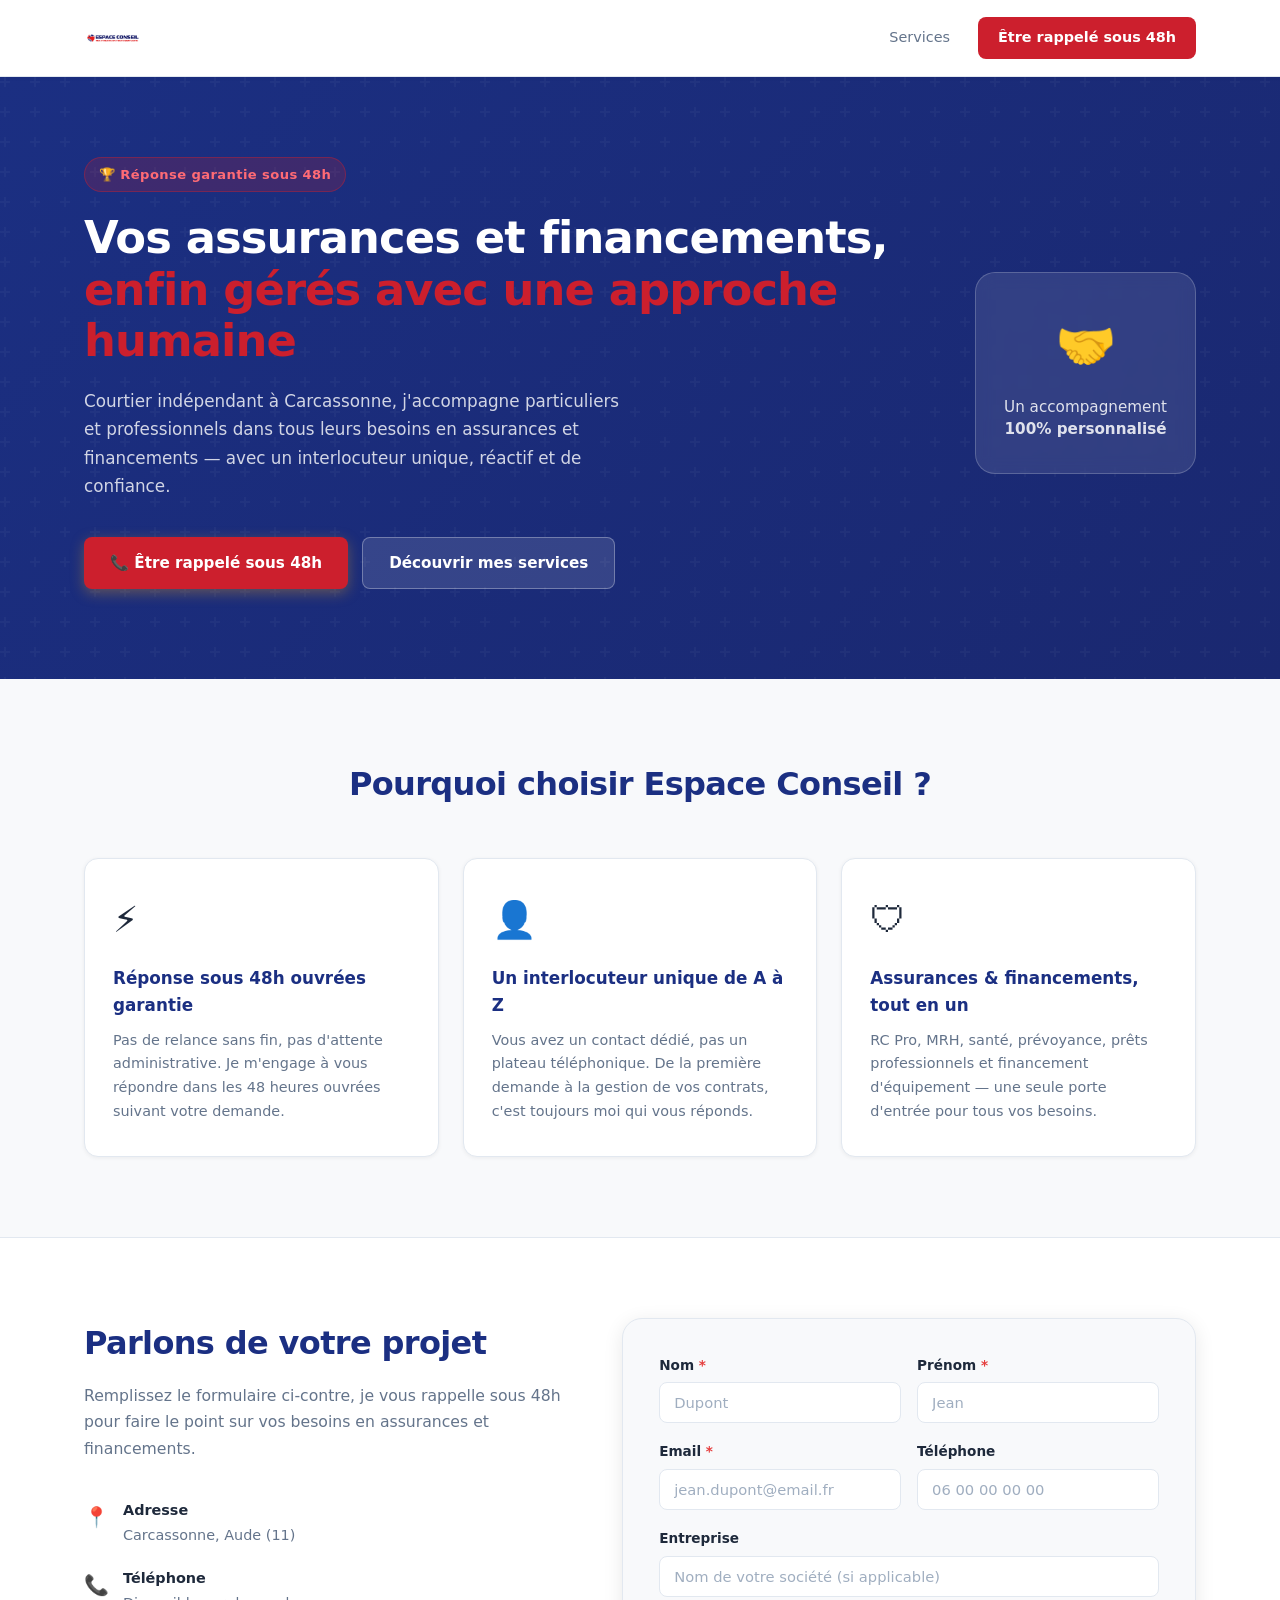
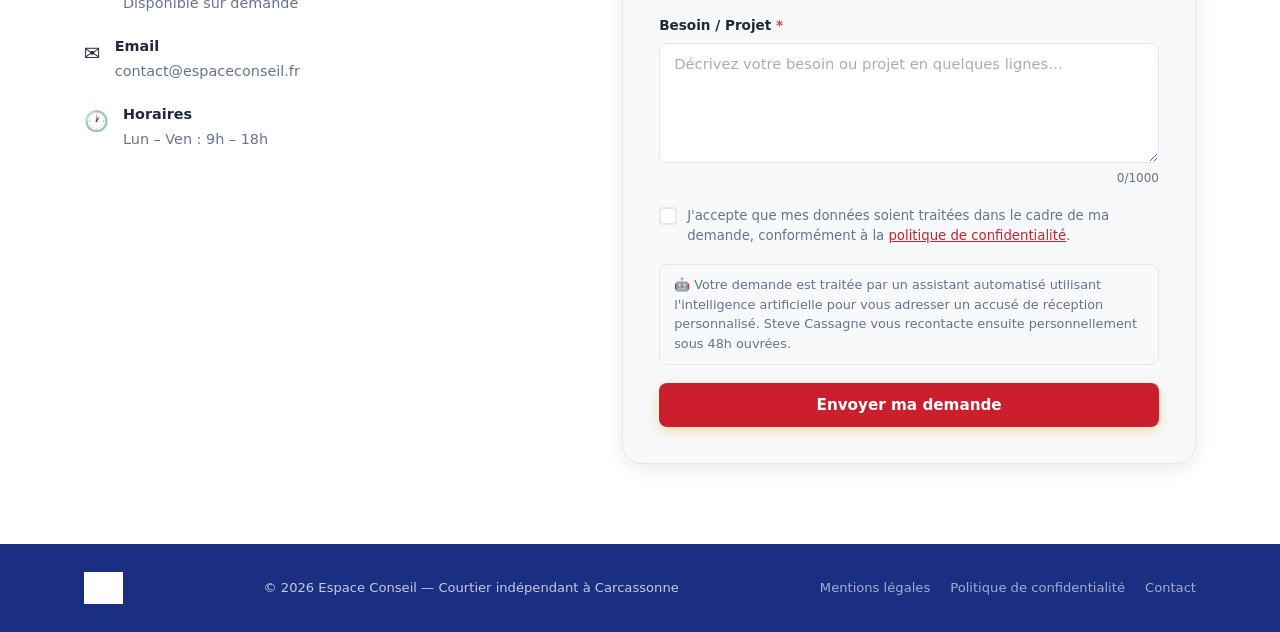
<file: index.html>
<!DOCTYPE html>
<html lang="fr">
<head>
  <meta charset="UTF-8" />
  <meta name="viewport" content="width=device-width, initial-scale=1.0" />
  <title>Espace Conseil — Courtier en Assurances & Financements à Carcassonne</title>
  <link rel="stylesheet" href="style.css" />
</head>
<body>

  <!-- HEADER -->
  <header class="header">
    <div class="container header__inner">
      <div class="logo">
        <img src="logo.png" alt="Espace Conseil" class="logo__img" />
      </div>
      <nav class="nav">
        <a href="#services" class="nav__link">Services</a>
        <a href="#contact" class="nav__link nav__link--cta">Être rappelé sous 48h</a>
      </nav>
    </div>
  </header>

  <!-- HERO -->
  <section class="hero">
    <div class="container hero__inner">
      <div class="hero__content">
        <div class="hero__badge">🏆 Réponse garantie sous 48h</div>
        <h1 class="hero__title">
          Vos assurances et financements,<br />
          <span class="hero__title--accent">enfin gérés avec une approche humaine</span>
        </h1>
        <p class="hero__subtitle">
          Courtier indépendant à Carcassonne, j'accompagne particuliers et professionnels
          dans tous leurs besoins en assurances et financements — avec un interlocuteur
          unique, réactif et de confiance.
        </p>
        <div class="hero__actions">
          <a href="#contact" class="btn btn--primary">📞 Être rappelé sous 48h</a>
          <a href="#services" class="btn btn--secondary">Découvrir mes services</a>
        </div>
      </div>
      <div class="hero__visual">
        <div class="hero__card">
          <div class="hero__card-icon">🤝</div>
          <p>Un accompagnement<br /><strong>100% personnalisé</strong></p>
        </div>
      </div>
    </div>
  </section>

  <!-- TRUST BADGES -->
  <section class="trust" id="services">
    <div class="container">
      <h2 class="trust__title">Pourquoi choisir Espace Conseil ?</h2>
      <div class="trust__grid">

        <div class="trust__item">
          <div class="trust__icon">⚡</div>
          <h3 class="trust__item-title">Réponse sous 48h ouvrées garantie</h3>
          <p class="trust__item-desc">
            Pas de relance sans fin, pas d'attente administrative. Je m'engage à vous
            répondre dans les 48 heures ouvrées suivant votre demande.
          </p>
        </div>

        <div class="trust__item">
          <div class="trust__icon">👤</div>
          <h3 class="trust__item-title">Un interlocuteur unique de A à Z</h3>
          <p class="trust__item-desc">
            Vous avez un contact dédié, pas un plateau téléphonique. De la première
            demande à la gestion de vos contrats, c'est toujours moi qui vous réponds.
          </p>
        </div>

        <div class="trust__item">
          <div class="trust__icon">🛡</div>
          <h3 class="trust__item-title">Assurances & financements, tout en un</h3>
          <p class="trust__item-desc">
            RC Pro, MRH, santé, prévoyance, prêts professionnels et financement
            d'équipement — une seule porte d'entrée pour tous vos besoins.
          </p>
        </div>

      </div>
    </div>
  </section>

  <!-- CONTACT FORM -->
  <section class="contact" id="contact">
    <div class="container contact__inner">
      <div class="contact__info">
        <h2 class="contact__title">Parlons de votre projet</h2>
        <p class="contact__subtitle">
          Remplissez le formulaire ci-contre, je vous rappelle sous 48h pour faire le
          point sur vos besoins en assurances et financements.
        </p>

        <div class="contact__details">
          <div class="contact__detail">
            <span class="contact__detail-icon">📍</span>
            <div>
              <strong>Adresse</strong>
              <p>Carcassonne, Aude (11)</p>
            </div>
          </div>
          <div class="contact__detail">
            <span class="contact__detail-icon">📞</span>
            <div>
              <strong>Téléphone</strong>
              <p><a href="tel:+33000000000">Disponible sur demande</a></p>
            </div>
          </div>
          <div class="contact__detail">
            <span class="contact__detail-icon">✉️</span>
            <div>
              <strong>Email</strong>
              <p><a href="mailto:contact@espaceconseil.fr">contact@espaceconseil.fr</a></p>
            </div>
          </div>
          <div class="contact__detail">
            <span class="contact__detail-icon">🕐</span>
            <div>
              <strong>Horaires</strong>
              <p>Lun – Ven : 9h – 18h</p>
            </div>
          </div>
        </div>
      </div>

      <div class="contact__form-wrapper">
        <form class="form" id="contactForm" novalidate>
          <div class="form__row">
            <div class="form__group">
              <label class="form__label" for="nom">Nom <span class="form__required">*</span></label>
              <input class="form__input" type="text" id="nom" name="nom" placeholder="Dupont" required />
            </div>
            <div class="form__group">
              <label class="form__label" for="prenom">Prénom <span class="form__required">*</span></label>
              <input class="form__input" type="text" id="prenom" name="prenom" placeholder="Jean" required />
            </div>
          </div>

          <div class="form__row">
            <div class="form__group">
              <label class="form__label" for="email">Email <span class="form__required">*</span></label>
              <input class="form__input" type="email" id="email" name="email" placeholder="jean.dupont@email.fr" required />
            </div>
            <div class="form__group">
              <label class="form__label" for="telephone">Téléphone</label>
              <input class="form__input" type="tel" id="telephone" name="telephone" placeholder="06 00 00 00 00" />
            </div>
          </div>

          <div class="form__group">
            <label class="form__label" for="entreprise">Entreprise</label>
            <input class="form__input" type="text" id="entreprise" name="entreprise" placeholder="Nom de votre société (si applicable)" />
          </div>

          <div class="form__group">
            <label class="form__label" for="besoin">Besoin / Projet <span class="form__required">*</span></label>
            <textarea
              class="form__input form__textarea"
              id="besoin"
              name="besoin"
              placeholder="Décrivez votre besoin ou projet en quelques lignes…"
              maxlength="1000"
              required
            ></textarea>
            <span class="form__counter"><span id="charCount">0</span>/1000</span>
          </div>

          <div class="form__group form__group--checkbox">
            <label class="form__checkbox-label">
              <input class="form__checkbox" type="checkbox" id="rgpd" name="rgpd" required />
              <span class="form__checkbox-custom"></span>
              <span class="form__checkbox-text">
                J'accepte que mes données soient traitées dans le cadre de ma demande,
                conformément à la <a href="privacy.html" class="form__link" target="_blank">politique de confidentialité</a>.
              </span>
            </label>
          </div>

          <p class="form__ai-notice">
            🤖 Votre demande est traitée par un assistant automatisé utilisant l'intelligence artificielle pour vous adresser un accusé de réception personnalisé. Steve Cassagne vous recontacte ensuite personnellement sous 48h ouvrées.
          </p>

          <button class="btn btn--primary btn--full" type="submit" id="submitBtn">
            <span class="btn__text">Envoyer ma demande</span>
            <span class="btn__loader" hidden>⏳ Envoi en cours…</span>
          </button>

          <div class="form__success" id="formSuccess" hidden>
            ✅ Votre demande a bien été envoyée ! Je vous recontacte sous 48h.
          </div>
          <div class="form__error" id="formError" hidden>
            ❌ Une erreur est survenue. Veuillez réessayer ou m'écrire directement par email.
          </div>
        </form>
      </div>
    </div>
  </section>

  <!-- FOOTER -->
  <footer class="footer">
    <div class="container footer__inner">
      <div class="footer__brand">
        <img src="logo.png" alt="Espace Conseil" class="footer__logo" />
      </div>
      <p class="footer__copy">© 2026 Espace Conseil — Courtier indépendant à Carcassonne</p>
      <nav class="footer__nav">
        <a href="#" class="footer__link">Mentions légales</a>
        <a href="privacy.html" class="footer__link">Politique de confidentialité</a>
        <a href="#contact" class="footer__link">Contact</a>
      </nav>
    </div>
  </footer>

  <script src="script.js"></script>
</body>
</html>
</file>
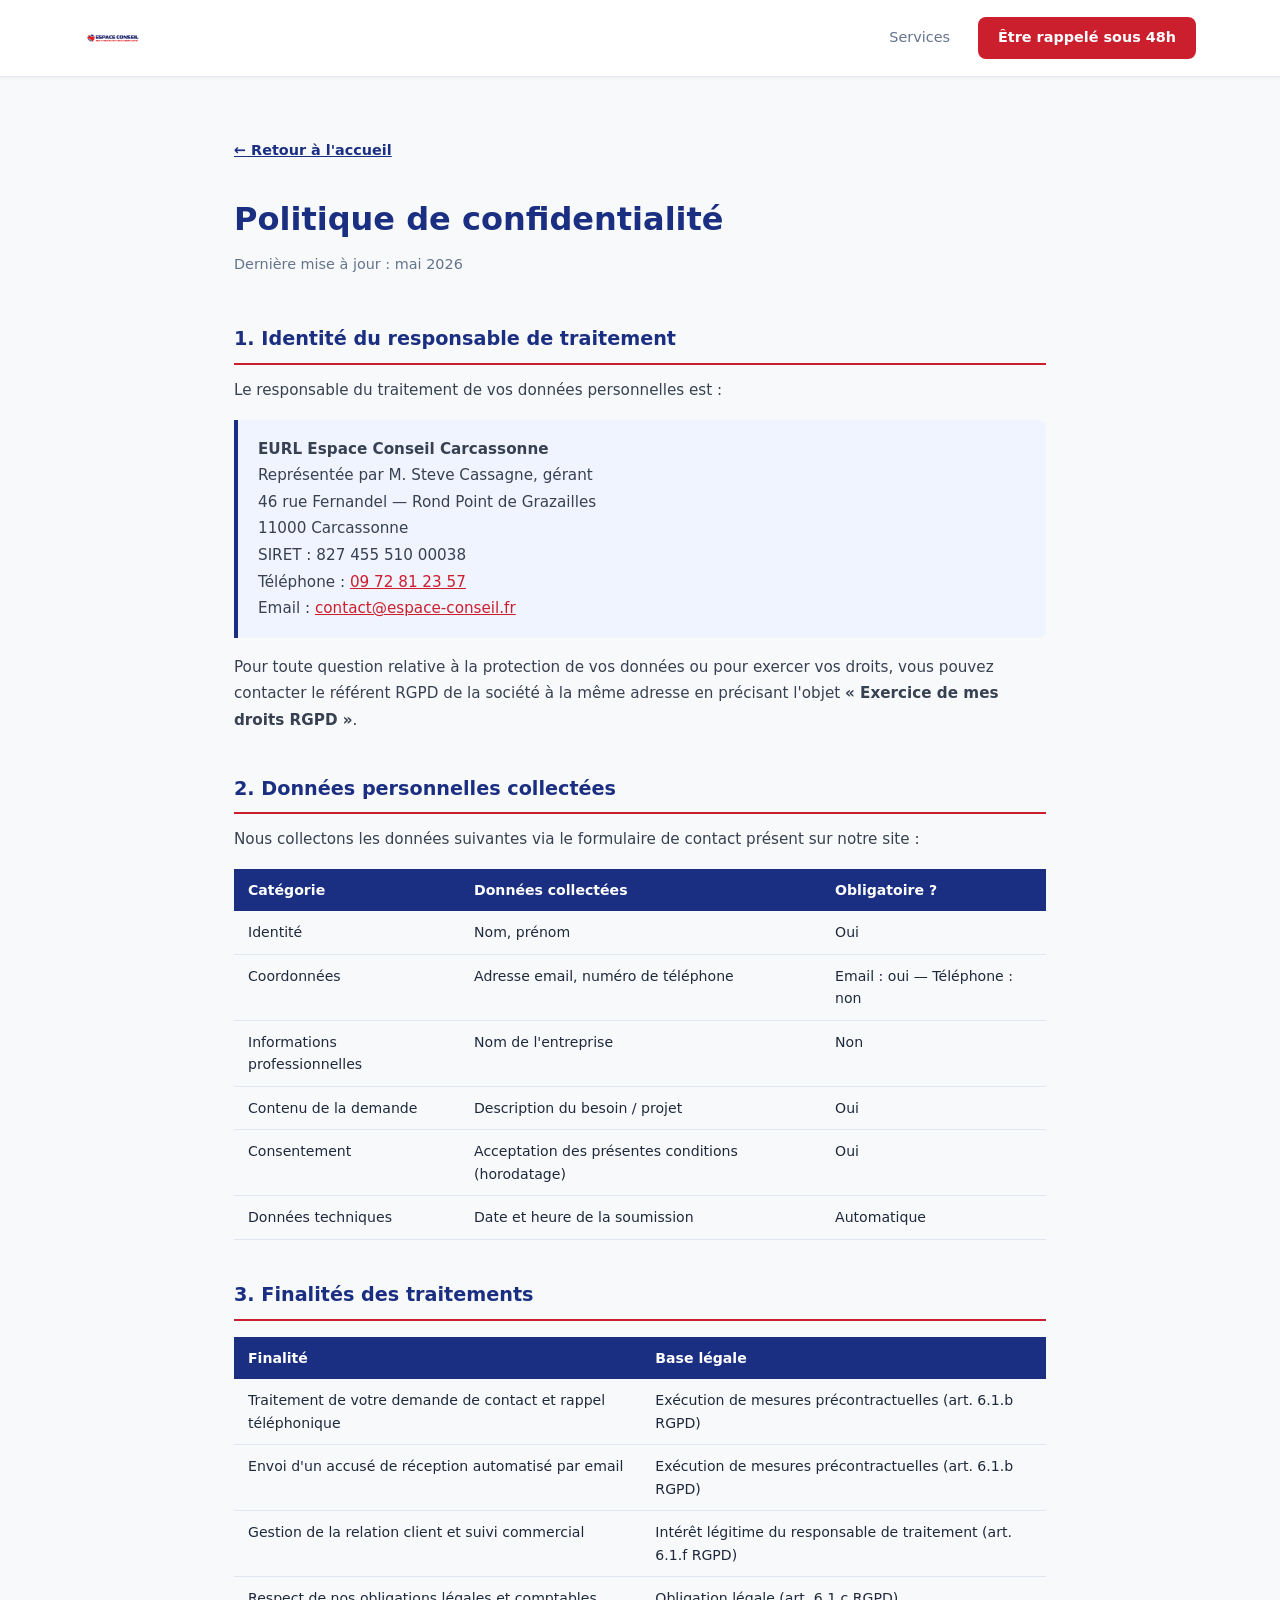
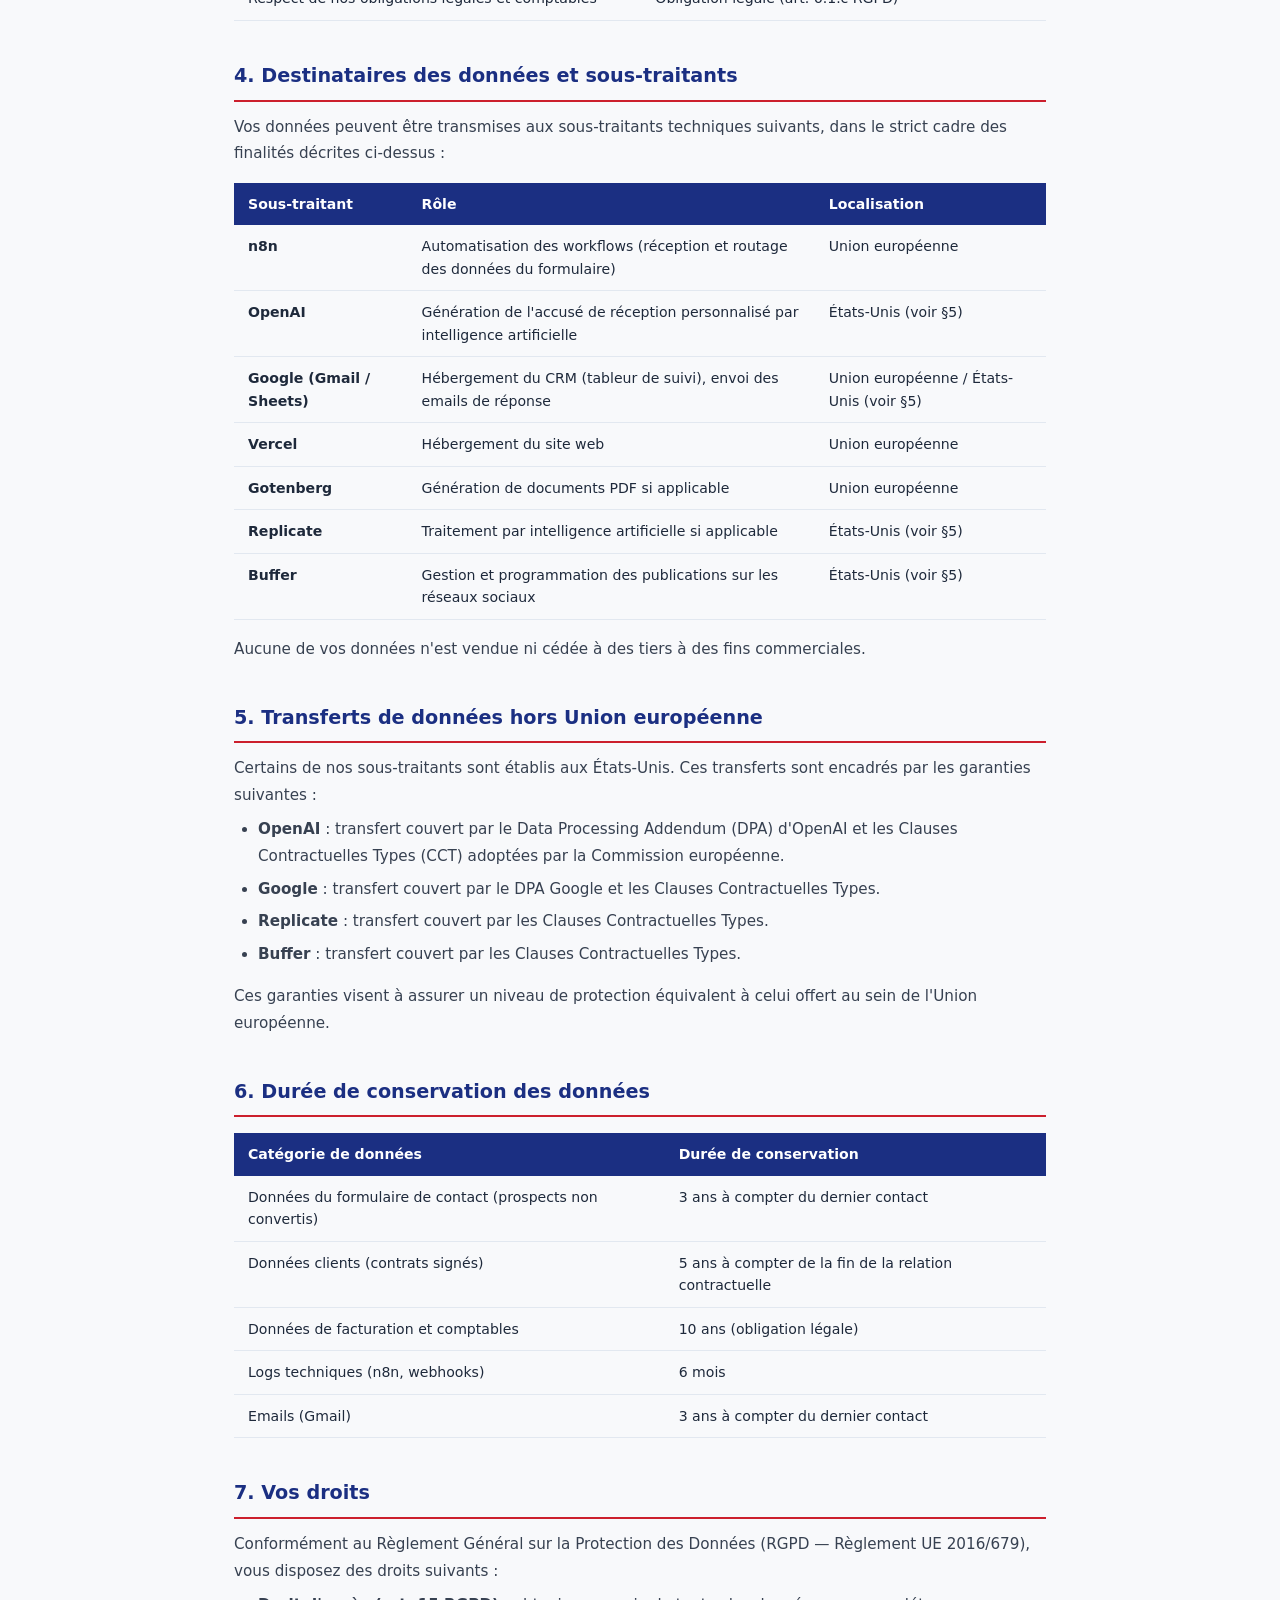
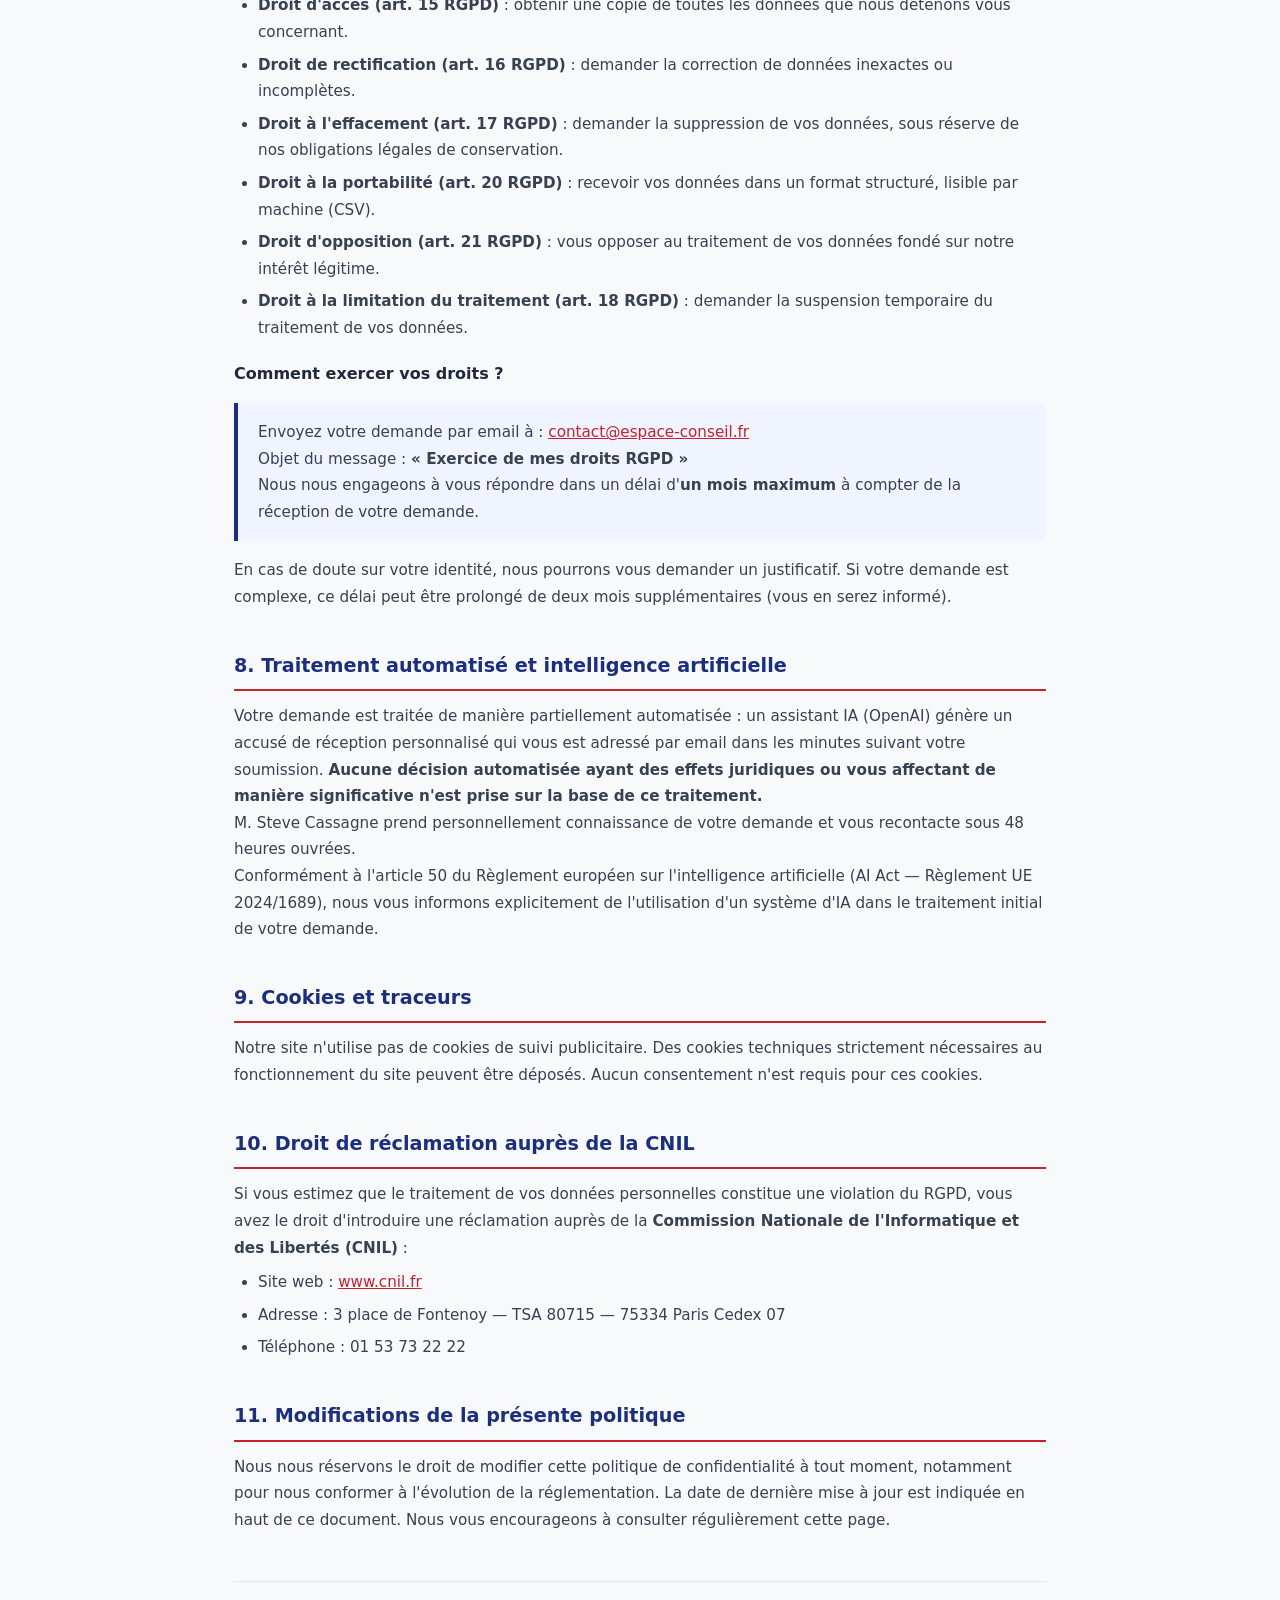
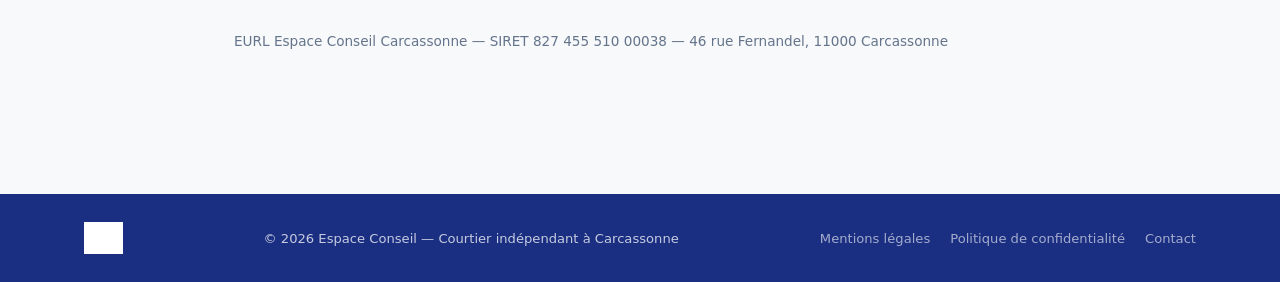
<file: privacy.html>
<!DOCTYPE html>
<html lang="fr">
<head>
  <meta charset="UTF-8" />
  <meta name="viewport" content="width=device-width, initial-scale=1.0" />
  <title>Politique de confidentialité — Espace Conseil Carcassonne</title>
  <link rel="stylesheet" href="style.css" />
  <style>
    .legal { max-width: 860px; margin: 60px auto; padding: 0 24px 80px; }
    .legal h1 { font-size: 2rem; font-weight: 800; color: var(--color-primary); margin-bottom: 8px; }
    .legal .legal__date { color: var(--color-muted); font-size: .9rem; margin-bottom: 48px; display: block; }
    .legal h2 { font-size: 1.2rem; font-weight: 700; color: var(--color-primary); margin: 40px 0 12px; padding-bottom: 8px; border-bottom: 2px solid var(--color-accent); }
    .legal h3 { font-size: 1rem; font-weight: 600; color: var(--color-text); margin: 20px 0 8px; }
    .legal p, .legal li { font-size: .95rem; color: #374151; line-height: 1.75; }
    .legal ul, .legal ol { padding-left: 24px; margin: 8px 0 16px; }
    .legal li { margin-bottom: 6px; }
    .legal a { color: var(--color-accent); text-decoration: underline; }
    .legal table { width: 100%; border-collapse: collapse; margin: 16px 0; font-size: .88rem; }
    .legal th { background: var(--color-primary); color: #fff; padding: 10px 14px; text-align: left; font-weight: 600; }
    .legal td { padding: 10px 14px; border-bottom: 1px solid var(--color-border); vertical-align: top; }
    .legal tr:nth-child(even) td { background: #f8f9fb; }
    .legal .back-link { display: inline-flex; align-items: center; gap: 6px; color: var(--color-primary); font-weight: 600; font-size: .9rem; margin-bottom: 32px; }
    .legal .back-link:hover { color: var(--color-accent); }
    .legal .highlight-box { background: #f0f4ff; border-left: 4px solid var(--color-primary); padding: 16px 20px; border-radius: 0 8px 8px 0; margin: 16px 0; }
    .legal .highlight-box p { margin: 0; }
  </style>
</head>
<body>

  <!-- HEADER -->
  <header class="header">
    <div class="container header__inner">
      <div class="logo">
        <img src="logo.png" alt="Espace Conseil" class="logo__img" />
      </div>
      <nav class="nav">
        <a href="index.html#services" class="nav__link">Services</a>
        <a href="index.html#contact" class="nav__link nav__link--cta">Être rappelé sous 48h</a>
      </nav>
    </div>
  </header>

  <main class="legal">
    <a href="index.html" class="back-link">← Retour à l'accueil</a>

    <h1>Politique de confidentialité</h1>
    <span class="legal__date">Dernière mise à jour : mai 2026</span>

    <!-- 1. IDENTITÉ -->
    <h2>1. Identité du responsable de traitement</h2>
    <p>Le responsable du traitement de vos données personnelles est :</p>
    <div class="highlight-box">
      <p><strong>EURL Espace Conseil Carcassonne</strong><br />
      Représentée par M. Steve Cassagne, gérant<br />
      46 rue Fernandel — Rond Point de Grazailles<br />
      11000 Carcassonne<br />
      SIRET : 827 455 510 00038<br />
      Téléphone : <a href="tel:0972812357">09 72 81 23 57</a><br />
      Email : <a href="mailto:contact@espace-conseil.fr">contact@espace-conseil.fr</a></p>
    </div>
    <p>Pour toute question relative à la protection de vos données ou pour exercer vos droits, vous pouvez contacter le référent RGPD de la société à la même adresse en précisant l'objet <strong>« Exercice de mes droits RGPD »</strong>.</p>

    <!-- 2. DONNÉES COLLECTÉES -->
    <h2>2. Données personnelles collectées</h2>
    <p>Nous collectons les données suivantes via le formulaire de contact présent sur notre site :</p>
    <table>
      <thead>
        <tr><th>Catégorie</th><th>Données collectées</th><th>Obligatoire ?</th></tr>
      </thead>
      <tbody>
        <tr><td>Identité</td><td>Nom, prénom</td><td>Oui</td></tr>
        <tr><td>Coordonnées</td><td>Adresse email, numéro de téléphone</td><td>Email : oui — Téléphone : non</td></tr>
        <tr><td>Informations professionnelles</td><td>Nom de l'entreprise</td><td>Non</td></tr>
        <tr><td>Contenu de la demande</td><td>Description du besoin / projet</td><td>Oui</td></tr>
        <tr><td>Consentement</td><td>Acceptation des présentes conditions (horodatage)</td><td>Oui</td></tr>
        <tr><td>Données techniques</td><td>Date et heure de la soumission</td><td>Automatique</td></tr>
      </tbody>
    </table>

    <!-- 3. FINALITÉS -->
    <h2>3. Finalités des traitements</h2>
    <table>
      <thead>
        <tr><th>Finalité</th><th>Base légale</th></tr>
      </thead>
      <tbody>
        <tr>
          <td>Traitement de votre demande de contact et rappel téléphonique</td>
          <td>Exécution de mesures précontractuelles (art. 6.1.b RGPD)</td>
        </tr>
        <tr>
          <td>Envoi d'un accusé de réception automatisé par email</td>
          <td>Exécution de mesures précontractuelles (art. 6.1.b RGPD)</td>
        </tr>
        <tr>
          <td>Gestion de la relation client et suivi commercial</td>
          <td>Intérêt légitime du responsable de traitement (art. 6.1.f RGPD)</td>
        </tr>
        <tr>
          <td>Respect de nos obligations légales et comptables</td>
          <td>Obligation légale (art. 6.1.c RGPD)</td>
        </tr>
      </tbody>
    </table>

    <!-- 4. DESTINATAIRES -->
    <h2>4. Destinataires des données et sous-traitants</h2>
    <p>Vos données peuvent être transmises aux sous-traitants techniques suivants, dans le strict cadre des finalités décrites ci-dessus :</p>
    <table>
      <thead>
        <tr><th>Sous-traitant</th><th>Rôle</th><th>Localisation</th></tr>
      </thead>
      <tbody>
        <tr>
          <td><strong>n8n</strong></td>
          <td>Automatisation des workflows (réception et routage des données du formulaire)</td>
          <td>Union européenne</td>
        </tr>
        <tr>
          <td><strong>OpenAI</strong></td>
          <td>Génération de l'accusé de réception personnalisé par intelligence artificielle</td>
          <td>États-Unis (voir §5)</td>
        </tr>
        <tr>
          <td><strong>Google (Gmail / Sheets)</strong></td>
          <td>Hébergement du CRM (tableur de suivi), envoi des emails de réponse</td>
          <td>Union européenne / États-Unis (voir §5)</td>
        </tr>
        <tr>
          <td><strong>Vercel</strong></td>
          <td>Hébergement du site web</td>
          <td>Union européenne</td>
        </tr>
        <tr>
          <td><strong>Gotenberg</strong></td>
          <td>Génération de documents PDF si applicable</td>
          <td>Union européenne</td>
        </tr>
        <tr>
          <td><strong>Replicate</strong></td>
          <td>Traitement par intelligence artificielle si applicable</td>
          <td>États-Unis (voir §5)</td>
        </tr>
        <tr>
          <td><strong>Buffer</strong></td>
          <td>Gestion et programmation des publications sur les réseaux sociaux</td>
          <td>États-Unis (voir §5)</td>
        </tr>
      </tbody>
    </table>
    <p>Aucune de vos données n'est vendue ni cédée à des tiers à des fins commerciales.</p>

    <!-- 5. TRANSFERTS HORS UE -->
    <h2>5. Transferts de données hors Union européenne</h2>
    <p>Certains de nos sous-traitants sont établis aux États-Unis. Ces transferts sont encadrés par les garanties suivantes :</p>
    <ul>
      <li><strong>OpenAI</strong> : transfert couvert par le Data Processing Addendum (DPA) d'OpenAI et les Clauses Contractuelles Types (CCT) adoptées par la Commission européenne.</li>
      <li><strong>Google</strong> : transfert couvert par le DPA Google et les Clauses Contractuelles Types.</li>
      <li><strong>Replicate</strong> : transfert couvert par les Clauses Contractuelles Types.</li>
      <li><strong>Buffer</strong> : transfert couvert par les Clauses Contractuelles Types.</li>
    </ul>
    <p>Ces garanties visent à assurer un niveau de protection équivalent à celui offert au sein de l'Union européenne.</p>

    <!-- 6. DURÉE DE CONSERVATION -->
    <h2>6. Durée de conservation des données</h2>
    <table>
      <thead>
        <tr><th>Catégorie de données</th><th>Durée de conservation</th></tr>
      </thead>
      <tbody>
        <tr><td>Données du formulaire de contact (prospects non convertis)</td><td>3 ans à compter du dernier contact</td></tr>
        <tr><td>Données clients (contrats signés)</td><td>5 ans à compter de la fin de la relation contractuelle</td></tr>
        <tr><td>Données de facturation et comptables</td><td>10 ans (obligation légale)</td></tr>
        <tr><td>Logs techniques (n8n, webhooks)</td><td>6 mois</td></tr>
        <tr><td>Emails (Gmail)</td><td>3 ans à compter du dernier contact</td></tr>
      </tbody>
    </table>

    <!-- 7. DROITS DES PERSONNES -->
    <h2>7. Vos droits</h2>
    <p>Conformément au Règlement Général sur la Protection des Données (RGPD — Règlement UE 2016/679), vous disposez des droits suivants :</p>
    <ul>
      <li><strong>Droit d'accès (art. 15 RGPD)</strong> : obtenir une copie de toutes les données que nous détenons vous concernant.</li>
      <li><strong>Droit de rectification (art. 16 RGPD)</strong> : demander la correction de données inexactes ou incomplètes.</li>
      <li><strong>Droit à l'effacement (art. 17 RGPD)</strong> : demander la suppression de vos données, sous réserve de nos obligations légales de conservation.</li>
      <li><strong>Droit à la portabilité (art. 20 RGPD)</strong> : recevoir vos données dans un format structuré, lisible par machine (CSV).</li>
      <li><strong>Droit d'opposition (art. 21 RGPD)</strong> : vous opposer au traitement de vos données fondé sur notre intérêt légitime.</li>
      <li><strong>Droit à la limitation du traitement (art. 18 RGPD)</strong> : demander la suspension temporaire du traitement de vos données.</li>
    </ul>

    <h3>Comment exercer vos droits ?</h3>
    <div class="highlight-box">
      <p>Envoyez votre demande par email à : <a href="mailto:contact@espace-conseil.fr">contact@espace-conseil.fr</a><br />
      Objet du message : <strong>« Exercice de mes droits RGPD »</strong><br />
      Nous nous engageons à vous répondre dans un délai d'<strong>un mois maximum</strong> à compter de la réception de votre demande.</p>
    </div>
    <p>En cas de doute sur votre identité, nous pourrons vous demander un justificatif. Si votre demande est complexe, ce délai peut être prolongé de deux mois supplémentaires (vous en serez informé).</p>

    <!-- 8. TRAITEMENT AUTOMATISÉ & IA -->
    <h2>8. Traitement automatisé et intelligence artificielle</h2>
    <p>Votre demande est traitée de manière partiellement automatisée : un assistant IA (OpenAI) génère un accusé de réception personnalisé qui vous est adressé par email dans les minutes suivant votre soumission. <strong>Aucune décision automatisée ayant des effets juridiques ou vous affectant de manière significative n'est prise sur la base de ce traitement.</strong></p>
    <p>M. Steve Cassagne prend personnellement connaissance de votre demande et vous recontacte sous 48 heures ouvrées.</p>
    <p>Conformément à l'article 50 du Règlement européen sur l'intelligence artificielle (AI Act — Règlement UE 2024/1689), nous vous informons explicitement de l'utilisation d'un système d'IA dans le traitement initial de votre demande.</p>

    <!-- 9. COOKIES -->
    <h2>9. Cookies et traceurs</h2>
    <p>Notre site n'utilise pas de cookies de suivi publicitaire. Des cookies techniques strictement nécessaires au fonctionnement du site peuvent être déposés. Aucun consentement n'est requis pour ces cookies.</p>

    <!-- 10. CNIL -->
    <h2>10. Droit de réclamation auprès de la CNIL</h2>
    <p>Si vous estimez que le traitement de vos données personnelles constitue une violation du RGPD, vous avez le droit d'introduire une réclamation auprès de la <strong>Commission Nationale de l'Informatique et des Libertés (CNIL)</strong> :</p>
    <ul>
      <li>Site web : <a href="https://www.cnil.fr" target="_blank" rel="noopener">www.cnil.fr</a></li>
      <li>Adresse : 3 place de Fontenoy — TSA 80715 — 75334 Paris Cedex 07</li>
      <li>Téléphone : 01 53 73 22 22</li>
    </ul>

    <!-- 11. MODIFICATIONS -->
    <h2>11. Modifications de la présente politique</h2>
    <p>Nous nous réservons le droit de modifier cette politique de confidentialité à tout moment, notamment pour nous conformer à l'évolution de la réglementation. La date de dernière mise à jour est indiquée en haut de ce document. Nous vous encourageons à consulter régulièrement cette page.</p>

    <hr style="margin: 48px 0; border: none; border-top: 1px solid var(--color-border);" />
    <p style="font-size: .85rem; color: var(--color-muted);">EURL Espace Conseil Carcassonne — SIRET 827 455 510 00038 — 46 rue Fernandel, 11000 Carcassonne</p>
  </main>

  <!-- FOOTER -->
  <footer class="footer">
    <div class="container footer__inner">
      <div class="footer__brand">
        <img src="logo.png" alt="Espace Conseil" class="footer__logo" />
      </div>
      <p class="footer__copy">© 2026 Espace Conseil — Courtier indépendant à Carcassonne</p>
      <nav class="footer__nav">
        <a href="mentions-legales.html" class="footer__link">Mentions légales</a>
        <a href="privacy.html" class="footer__link">Politique de confidentialité</a>
        <a href="index.html#contact" class="footer__link">Contact</a>
      </nav>
    </div>
  </footer>

</body>
</html>
</file>
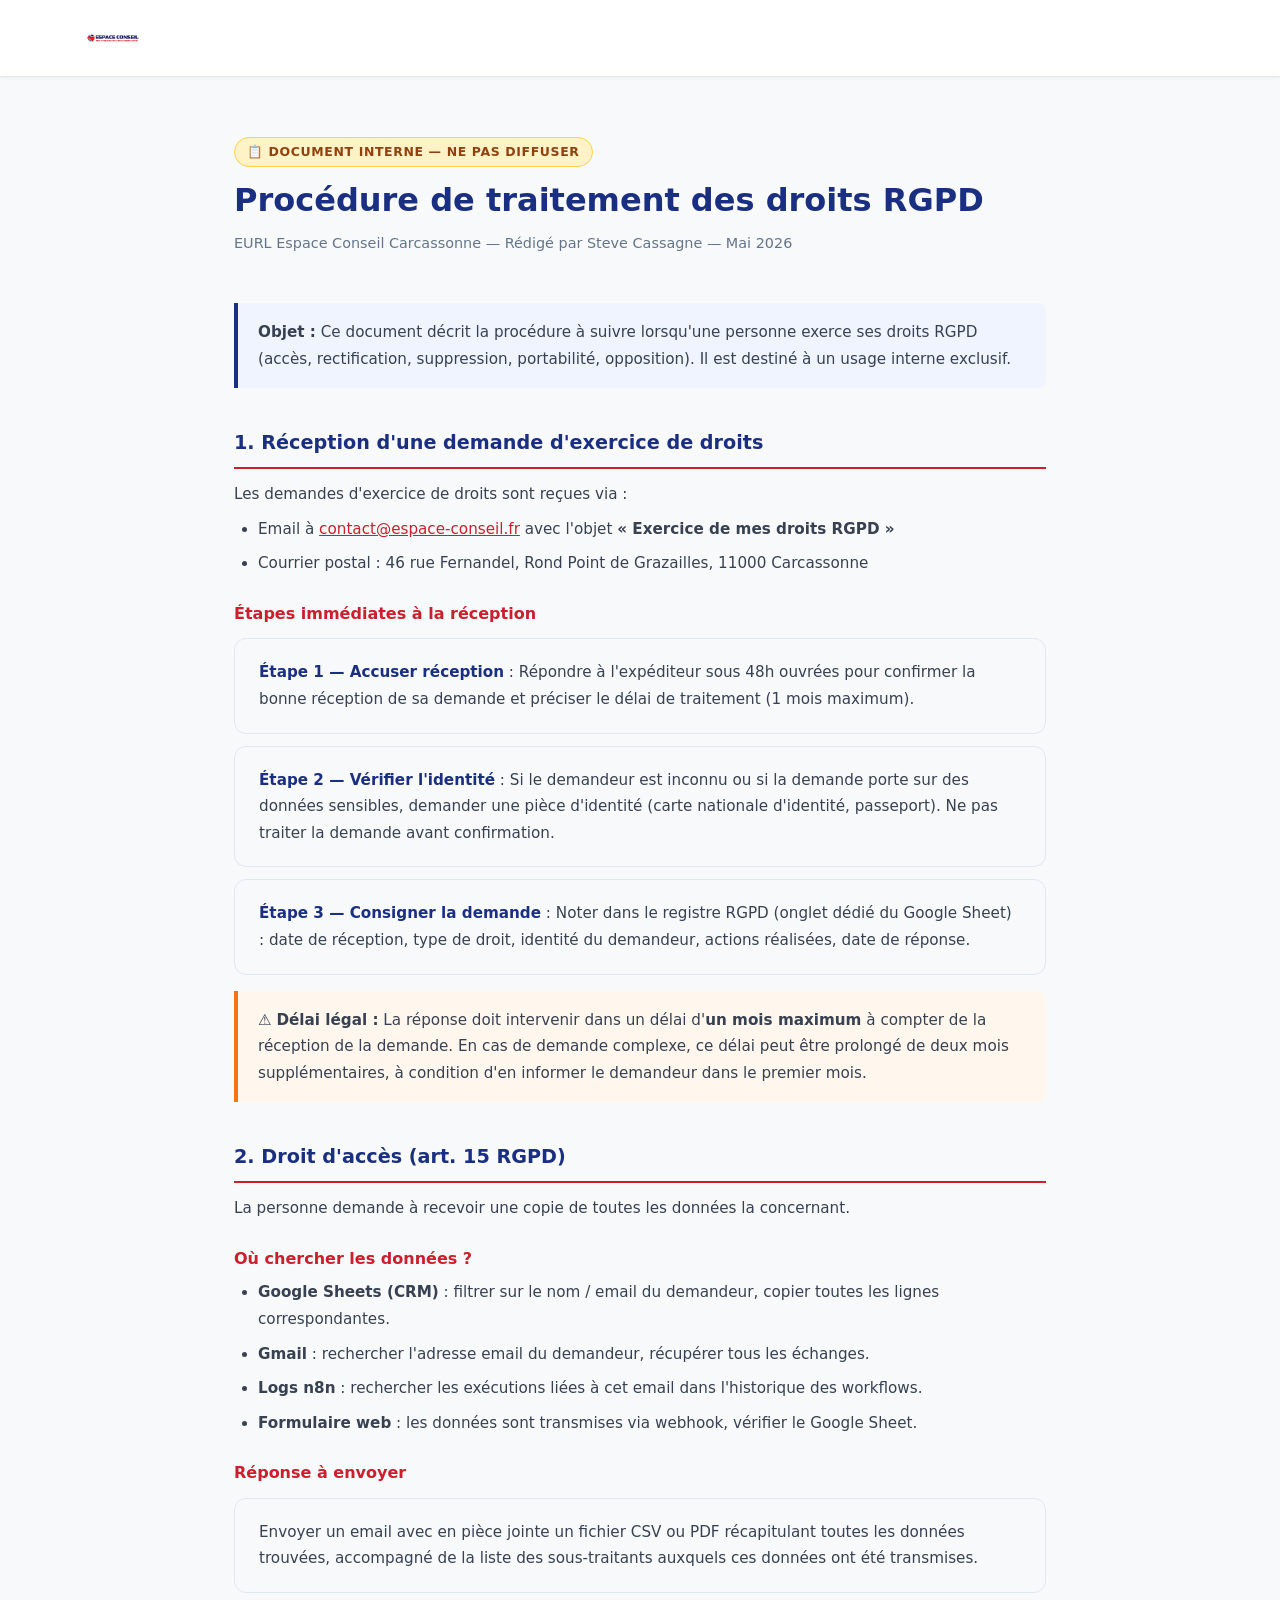
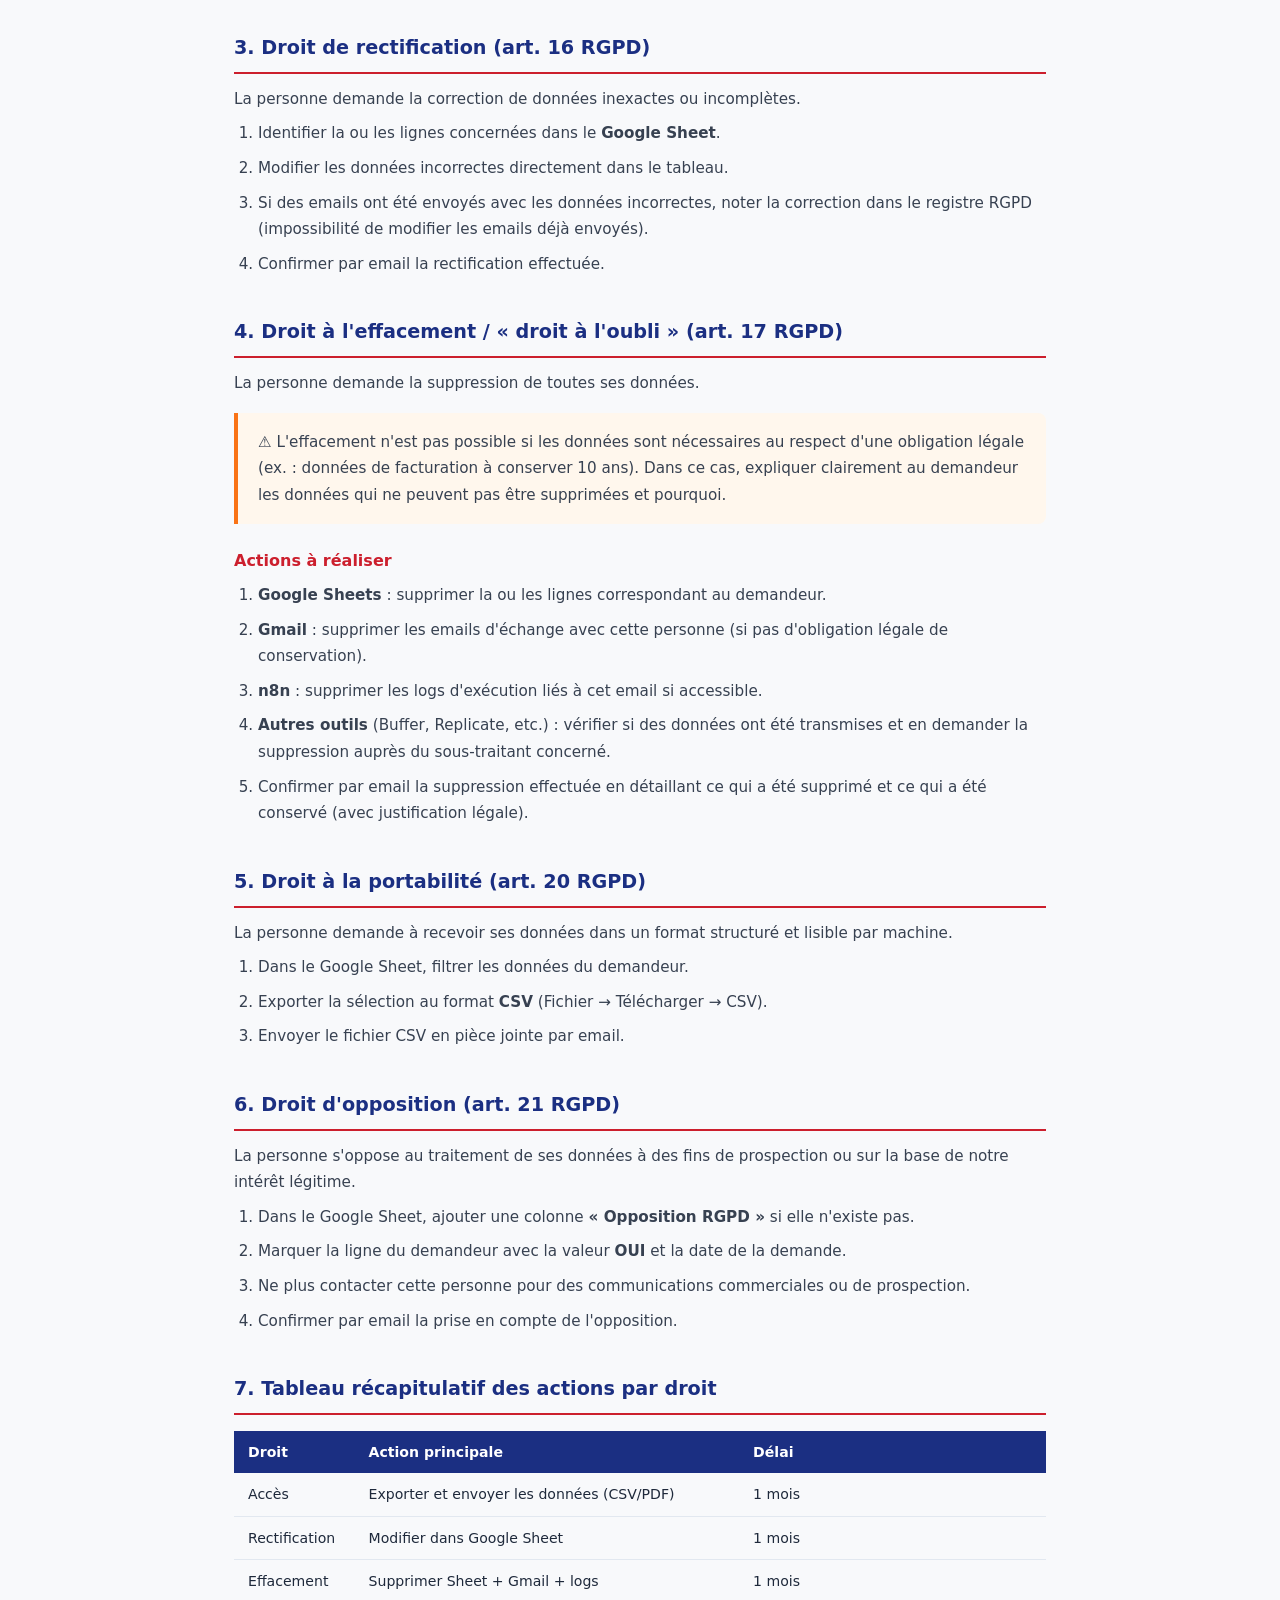
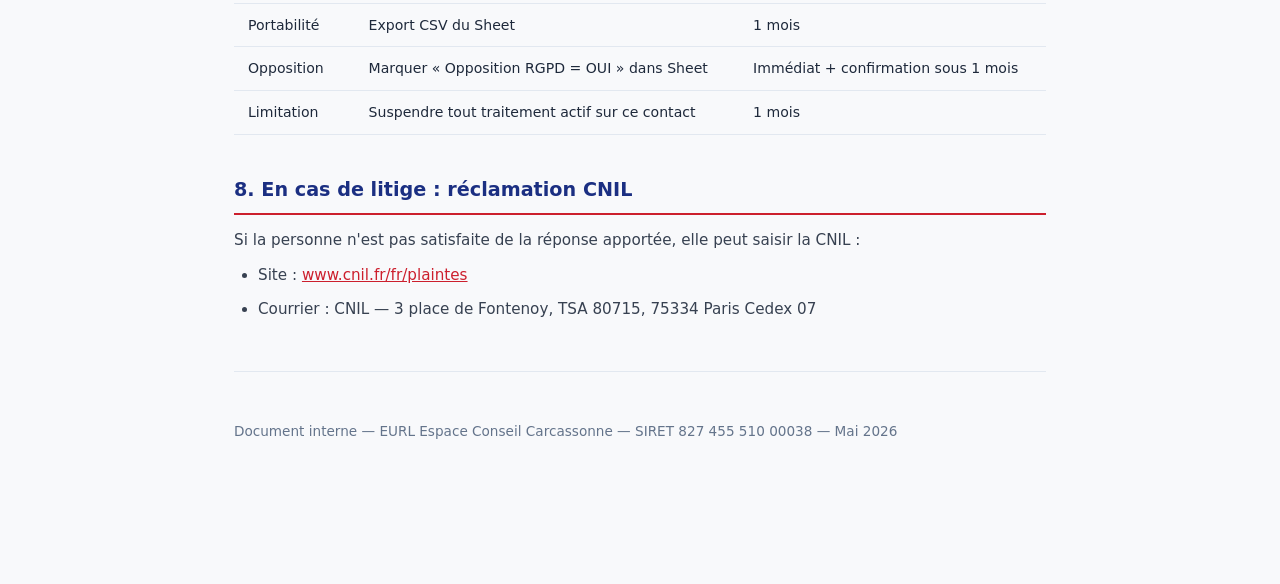
<file: procedure-rgpd.html>
<!DOCTYPE html>
<html lang="fr">
<head>
  <meta charset="UTF-8" />
  <meta name="viewport" content="width=device-width, initial-scale=1.0" />
  <title>Procédure interne RGPD — Espace Conseil (Usage interne)</title>
  <link rel="stylesheet" href="style.css" />
  <style>
    .legal { max-width: 860px; margin: 60px auto; padding: 0 24px 80px; }
    .legal h1 { font-size: 2rem; font-weight: 800; color: var(--color-primary); margin-bottom: 6px; }
    .legal .badge-interne { display: inline-block; background: #fef3c7; color: #92400e; border: 1px solid #fcd34d; padding: 4px 12px; border-radius: 99px; font-size: .78rem; font-weight: 700; text-transform: uppercase; letter-spacing: .05em; margin-bottom: 8px; }
    .legal .legal__date { color: var(--color-muted); font-size: .9rem; margin-bottom: 48px; display: block; }
    .legal h2 { font-size: 1.2rem; font-weight: 700; color: var(--color-primary); margin: 40px 0 12px; padding-bottom: 8px; border-bottom: 2px solid var(--color-accent); }
    .legal h3 { font-size: 1rem; font-weight: 700; color: var(--color-accent); margin: 24px 0 8px; }
    .legal p, .legal li { font-size: .95rem; color: #374151; line-height: 1.75; }
    .legal ul, .legal ol { padding-left: 24px; margin: 8px 0 16px; }
    .legal li { margin-bottom: 8px; }
    .legal a { color: var(--color-accent); text-decoration: underline; }
    .legal .step { background: #f8f9fb; border: 1px solid var(--color-border); border-radius: 12px; padding: 20px 24px; margin: 12px 0; }
    .legal .step strong { color: var(--color-primary); }
    .legal .highlight-box { background: #f0f4ff; border-left: 4px solid var(--color-primary); padding: 16px 20px; border-radius: 0 8px 8px 0; margin: 16px 0; }
    .legal .highlight-box p { margin: 0; }
    .legal .warning-box { background: #fff7ed; border-left: 4px solid #f97316; padding: 16px 20px; border-radius: 0 8px 8px 0; margin: 16px 0; }
    .legal .warning-box p { margin: 0; }
    .legal table { width: 100%; border-collapse: collapse; margin: 16px 0; font-size: .88rem; }
    .legal th { background: var(--color-primary); color: #fff; padding: 10px 14px; text-align: left; font-weight: 600; }
    .legal td { padding: 10px 14px; border-bottom: 1px solid var(--color-border); vertical-align: top; }
    .legal tr:nth-child(even) td { background: #f8f9fb; }
    .back-link { display: inline-flex; align-items: center; gap: 6px; color: var(--color-primary); font-weight: 600; font-size: .9rem; margin-bottom: 32px; }
    .back-link:hover { color: var(--color-accent); }
  </style>
</head>
<body>

  <header class="header">
    <div class="container header__inner">
      <div class="logo">
        <img src="logo.png" alt="Espace Conseil" class="logo__img" />
      </div>
    </div>
  </header>

  <main class="legal">
    <span class="badge-interne">📋 Document interne — Ne pas diffuser</span>
    <h1>Procédure de traitement des droits RGPD</h1>
    <span class="legal__date">EURL Espace Conseil Carcassonne — Rédigé par Steve Cassagne — Mai 2026</span>

    <div class="highlight-box">
      <p><strong>Objet :</strong> Ce document décrit la procédure à suivre lorsqu'une personne exerce ses droits RGPD (accès, rectification, suppression, portabilité, opposition). Il est destiné à un usage interne exclusif.</p>
    </div>

    <!-- RÉCEPTION -->
    <h2>1. Réception d'une demande d'exercice de droits</h2>
    <p>Les demandes d'exercice de droits sont reçues via :</p>
    <ul>
      <li>Email à <a href="mailto:contact@espace-conseil.fr">contact@espace-conseil.fr</a> avec l'objet <strong>« Exercice de mes droits RGPD »</strong></li>
      <li>Courrier postal : 46 rue Fernandel, Rond Point de Grazailles, 11000 Carcassonne</li>
    </ul>

    <h3>Étapes immédiates à la réception</h3>
    <div class="step">
      <p><strong>Étape 1 — Accuser réception</strong> : Répondre à l'expéditeur sous 48h ouvrées pour confirmer la bonne réception de sa demande et préciser le délai de traitement (1 mois maximum).</p>
    </div>
    <div class="step">
      <p><strong>Étape 2 — Vérifier l'identité</strong> : Si le demandeur est inconnu ou si la demande porte sur des données sensibles, demander une pièce d'identité (carte nationale d'identité, passeport). Ne pas traiter la demande avant confirmation.</p>
    </div>
    <div class="step">
      <p><strong>Étape 3 — Consigner la demande</strong> : Noter dans le registre RGPD (onglet dédié du Google Sheet) : date de réception, type de droit, identité du demandeur, actions réalisées, date de réponse.</p>
    </div>

    <div class="warning-box">
      <p>⚠️ <strong>Délai légal :</strong> La réponse doit intervenir dans un délai d'<strong>un mois maximum</strong> à compter de la réception de la demande. En cas de demande complexe, ce délai peut être prolongé de deux mois supplémentaires, à condition d'en informer le demandeur dans le premier mois.</p>
    </div>

    <!-- DROIT D'ACCÈS -->
    <h2>2. Droit d'accès (art. 15 RGPD)</h2>
    <p>La personne demande à recevoir une copie de toutes les données la concernant.</p>

    <h3>Où chercher les données ?</h3>
    <ul>
      <li><strong>Google Sheets (CRM)</strong> : filtrer sur le nom / email du demandeur, copier toutes les lignes correspondantes.</li>
      <li><strong>Gmail</strong> : rechercher l'adresse email du demandeur, récupérer tous les échanges.</li>
      <li><strong>Logs n8n</strong> : rechercher les exécutions liées à cet email dans l'historique des workflows.</li>
      <li><strong>Formulaire web</strong> : les données sont transmises via webhook, vérifier le Google Sheet.</li>
    </ul>

    <h3>Réponse à envoyer</h3>
    <div class="step">
      <p>Envoyer un email avec en pièce jointe un fichier CSV ou PDF récapitulant toutes les données trouvées, accompagné de la liste des sous-traitants auxquels ces données ont été transmises.</p>
    </div>

    <!-- DROIT DE RECTIFICATION -->
    <h2>3. Droit de rectification (art. 16 RGPD)</h2>
    <p>La personne demande la correction de données inexactes ou incomplètes.</p>
    <ol>
      <li>Identifier la ou les lignes concernées dans le <strong>Google Sheet</strong>.</li>
      <li>Modifier les données incorrectes directement dans le tableau.</li>
      <li>Si des emails ont été envoyés avec les données incorrectes, noter la correction dans le registre RGPD (impossibilité de modifier les emails déjà envoyés).</li>
      <li>Confirmer par email la rectification effectuée.</li>
    </ol>

    <!-- DROIT À L'EFFACEMENT -->
    <h2>4. Droit à l'effacement / « droit à l'oubli » (art. 17 RGPD)</h2>
    <p>La personne demande la suppression de toutes ses données.</p>

    <div class="warning-box">
      <p>⚠️ L'effacement n'est pas possible si les données sont nécessaires au respect d'une obligation légale (ex. : données de facturation à conserver 10 ans). Dans ce cas, expliquer clairement au demandeur les données qui ne peuvent pas être supprimées et pourquoi.</p>
    </div>

    <h3>Actions à réaliser</h3>
    <ol>
      <li><strong>Google Sheets</strong> : supprimer la ou les lignes correspondant au demandeur.</li>
      <li><strong>Gmail</strong> : supprimer les emails d'échange avec cette personne (si pas d'obligation légale de conservation).</li>
      <li><strong>n8n</strong> : supprimer les logs d'exécution liés à cet email si accessible.</li>
      <li><strong>Autres outils</strong> (Buffer, Replicate, etc.) : vérifier si des données ont été transmises et en demander la suppression auprès du sous-traitant concerné.</li>
      <li>Confirmer par email la suppression effectuée en détaillant ce qui a été supprimé et ce qui a été conservé (avec justification légale).</li>
    </ol>

    <!-- DROIT À LA PORTABILITÉ -->
    <h2>5. Droit à la portabilité (art. 20 RGPD)</h2>
    <p>La personne demande à recevoir ses données dans un format structuré et lisible par machine.</p>
    <ol>
      <li>Dans le Google Sheet, filtrer les données du demandeur.</li>
      <li>Exporter la sélection au format <strong>CSV</strong> (Fichier → Télécharger → CSV).</li>
      <li>Envoyer le fichier CSV en pièce jointe par email.</li>
    </ol>

    <!-- DROIT D'OPPOSITION -->
    <h2>6. Droit d'opposition (art. 21 RGPD)</h2>
    <p>La personne s'oppose au traitement de ses données à des fins de prospection ou sur la base de notre intérêt légitime.</p>
    <ol>
      <li>Dans le Google Sheet, ajouter une colonne <strong>« Opposition RGPD »</strong> si elle n'existe pas.</li>
      <li>Marquer la ligne du demandeur avec la valeur <strong>OUI</strong> et la date de la demande.</li>
      <li>Ne plus contacter cette personne pour des communications commerciales ou de prospection.</li>
      <li>Confirmer par email la prise en compte de l'opposition.</li>
    </ol>

    <!-- TABLEAU RÉCAPITULATIF -->
    <h2>7. Tableau récapitulatif des actions par droit</h2>
    <table>
      <thead>
        <tr><th>Droit</th><th>Action principale</th><th>Délai</th></tr>
      </thead>
      <tbody>
        <tr><td>Accès</td><td>Exporter et envoyer les données (CSV/PDF)</td><td>1 mois</td></tr>
        <tr><td>Rectification</td><td>Modifier dans Google Sheet</td><td>1 mois</td></tr>
        <tr><td>Effacement</td><td>Supprimer Sheet + Gmail + logs</td><td>1 mois</td></tr>
        <tr><td>Portabilité</td><td>Export CSV du Sheet</td><td>1 mois</td></tr>
        <tr><td>Opposition</td><td>Marquer « Opposition RGPD = OUI » dans Sheet</td><td>Immédiat + confirmation sous 1 mois</td></tr>
        <tr><td>Limitation</td><td>Suspendre tout traitement actif sur ce contact</td><td>1 mois</td></tr>
      </tbody>
    </table>

    <!-- CONTACT CNIL -->
    <h2>8. En cas de litige : réclamation CNIL</h2>
    <p>Si la personne n'est pas satisfaite de la réponse apportée, elle peut saisir la CNIL :</p>
    <ul>
      <li>Site : <a href="https://www.cnil.fr/fr/plaintes" target="_blank" rel="noopener">www.cnil.fr/fr/plaintes</a></li>
      <li>Courrier : CNIL — 3 place de Fontenoy, TSA 80715, 75334 Paris Cedex 07</li>
    </ul>

    <hr style="margin: 48px 0; border: none; border-top: 1px solid var(--color-border);" />
    <p style="font-size: .85rem; color: var(--color-muted);">Document interne — EURL Espace Conseil Carcassonne — SIRET 827 455 510 00038 — Mai 2026</p>
  </main>

</body>
</html>
</file>
<file: style.css>
/* =============================================
   RESET & BASE
   ============================================= */
*, *::before, *::after { box-sizing: border-box; margin: 0; padding: 0; }

:root {
  --color-primary:    #1b2f82;
  --color-primary-d:  #122268;
  --color-accent:     #cc1f2d;
  --color-accent-d:   #a8161f;
  --color-bg:         #f8f9fb;
  --color-surface:    #ffffff;
  --color-text:       #1e293b;
  --color-muted:      #64748b;
  --color-border:     #e2e8f0;
  --radius-sm:        8px;
  --radius-md:        14px;
  --radius-lg:        20px;
  --shadow-sm:        0 1px 4px rgba(0,0,0,.06);
  --shadow-md:        0 4px 20px rgba(0,0,0,.09);
  --shadow-lg:        0 12px 40px rgba(0,0,0,.13);
  --font:             system-ui, -apple-system, 'Segoe UI', sans-serif;
  --transition:       .2s ease;
}

html { scroll-behavior: smooth; }

body {
  font-family: var(--font);
  color: var(--color-text);
  background: var(--color-bg);
  line-height: 1.6;
  -webkit-font-smoothing: antialiased;
}

a { color: inherit; text-decoration: none; }

/* =============================================
   LAYOUT
   ============================================= */
.container {
  width: 100%;
  max-width: 1160px;
  margin-inline: auto;
  padding-inline: 24px;
}

/* =============================================
   HEADER
   ============================================= */
.header {
  position: sticky;
  top: 0;
  z-index: 100;
  background: rgba(255,255,255,.92);
  backdrop-filter: blur(12px);
  border-bottom: 1px solid var(--color-border);
  box-shadow: var(--shadow-sm);
}

.header__inner {
  display: flex;
  align-items: center;
  justify-content: space-between;
  padding-block: 14px;
}

.logo {
  display: flex;
  align-items: center;
  gap: 10px;
}

.logo__img {
  height: 48px;
  width: auto;
  display: block;
}

.footer__logo {
  height: 32px;
  width: auto;
  display: block;
  filter: brightness(0) invert(1);
}

.nav {
  display: flex;
  align-items: center;
  gap: 28px;
}

.nav__link {
  font-size: .9rem;
  font-weight: 500;
  color: var(--color-muted);
  transition: color var(--transition);
}

.nav__link:hover { color: var(--color-primary); }

.nav__link--cta {
  background: var(--color-accent);
  color: #fff;
  padding: 9px 20px;
  border-radius: var(--radius-sm);
  font-weight: 600;
  transition: background var(--transition), transform var(--transition);
}

.nav__link--cta:hover {
  background: var(--color-accent-d);
  color: #fff;
  transform: translateY(-1px);
}

/* =============================================
   HERO
   ============================================= */
.hero {
  background: linear-gradient(135deg, var(--color-primary) 0%, #1a2870 100%);
  color: #fff;
  padding: 80px 0 90px;
  position: relative;
  overflow: hidden;
}

.hero::before {
  content: '';
  position: absolute;
  inset: 0;
  background: url("data:image/svg+xml,%3Csvg width='60' height='60' viewBox='0 0 60 60' xmlns='http://www.w3.org/2000/svg'%3E%3Cg fill='none' fill-rule='evenodd'%3E%3Cg fill='%23ffffff' fill-opacity='0.03'%3E%3Cpath d='M36 34v-4h-2v4h-4v2h4v4h2v-4h4v-2h-4zm0-30V0h-2v4h-4v2h4v4h2V6h4V4h-4zM6 34v-4H4v4H0v2h4v4h2v-4h4v-2H6zM6 4V0H4v4H0v2h4v4h2V6h4V4H6z'/%3E%3C/g%3E%3C/g%3E%3C/svg%3E");
  pointer-events: none;
}

.hero__inner {
  display: grid;
  grid-template-columns: 1fr auto;
  gap: 48px;
  align-items: center;
  position: relative;
}

.hero__badge {
  display: inline-flex;
  align-items: center;
  gap: 6px;
  background: rgba(204,31,45,.2);
  border: 1px solid rgba(204,31,45,.4);
  color: #ff6b75;
  font-size: .82rem;
  font-weight: 600;
  padding: 6px 14px;
  border-radius: 99px;
  margin-bottom: 20px;
  letter-spacing: .03em;
}

.hero__title {
  font-size: clamp(1.8rem, 3.5vw, 2.9rem);
  font-weight: 800;
  line-height: 1.15;
  margin-bottom: 20px;
  letter-spacing: -.02em;
}

.hero__title--accent {
  color: var(--color-accent);
}

.hero__subtitle {
  font-size: 1.05rem;
  color: rgba(255,255,255,.8);
  max-width: 540px;
  margin-bottom: 36px;
  line-height: 1.7;
}

.hero__actions {
  display: flex;
  gap: 14px;
  flex-wrap: wrap;
}

.hero__visual {
  display: flex;
  justify-content: center;
}

.hero__card {
  background: rgba(255,255,255,.1);
  border: 1px solid rgba(255,255,255,.2);
  border-radius: var(--radius-lg);
  padding: 32px 28px;
  text-align: center;
  backdrop-filter: blur(8px);
  color: #fff;
  min-width: 180px;
}

.hero__card-icon {
  font-size: 48px;
  margin-bottom: 14px;
}

.hero__card p {
  font-size: .95rem;
  line-height: 1.5;
  color: rgba(255,255,255,.85);
}

/* =============================================
   BUTTONS
   ============================================= */
.btn {
  display: inline-flex;
  align-items: center;
  justify-content: center;
  gap: 8px;
  padding: 13px 26px;
  border-radius: var(--radius-sm);
  font-family: var(--font);
  font-size: .95rem;
  font-weight: 600;
  cursor: pointer;
  border: none;
  transition: background var(--transition), transform var(--transition), box-shadow var(--transition);
  text-decoration: none;
}

.btn--primary {
  background: var(--color-accent);
  color: #fff;
  box-shadow: 0 4px 14px rgba(232,160,32,.35);
}

.btn--primary:hover {
  background: var(--color-accent-d);
  transform: translateY(-2px);
  box-shadow: 0 6px 20px rgba(232,160,32,.45);
}

.btn--secondary {
  background: rgba(255,255,255,.12);
  color: #fff;
  border: 1px solid rgba(255,255,255,.3);
}

.btn--secondary:hover {
  background: rgba(255,255,255,.22);
  transform: translateY(-2px);
}

.btn--full { width: 100%; }

.btn:disabled {
  opacity: .6;
  cursor: not-allowed;
  transform: none !important;
}

/* =============================================
   TRUST
   ============================================= */
.trust {
  padding: 80px 0;
}

.trust__title {
  text-align: center;
  font-size: clamp(1.4rem, 2.5vw, 2rem);
  font-weight: 700;
  color: var(--color-primary);
  margin-bottom: 48px;
  letter-spacing: -.02em;
}

.trust__grid {
  display: grid;
  grid-template-columns: repeat(auto-fit, minmax(240px, 1fr));
  gap: 24px;
}

.trust__item {
  background: var(--color-surface);
  border: 1px solid var(--color-border);
  border-radius: var(--radius-md);
  padding: 32px 28px;
  box-shadow: var(--shadow-sm);
  transition: box-shadow var(--transition), transform var(--transition);
}

.trust__item:hover {
  box-shadow: var(--shadow-md);
  transform: translateY(-3px);
}

.trust__icon {
  font-size: 36px;
  margin-bottom: 16px;
  display: block;
}

.trust__item-title {
  font-size: 1.05rem;
  font-weight: 700;
  color: var(--color-primary);
  margin-bottom: 10px;
}

.trust__item-desc {
  font-size: .9rem;
  color: var(--color-muted);
  line-height: 1.65;
}

/* =============================================
   CONTACT SECTION
   ============================================= */
.contact {
  background: var(--color-surface);
  padding: 80px 0;
  border-top: 1px solid var(--color-border);
}

.contact__inner {
  display: grid;
  grid-template-columns: 1fr 1.2fr;
  gap: 60px;
  align-items: start;
}

.contact__title {
  font-size: clamp(1.5rem, 2.5vw, 2rem);
  font-weight: 700;
  color: var(--color-primary);
  margin-bottom: 14px;
  letter-spacing: -.02em;
}

.contact__subtitle {
  font-size: .98rem;
  color: var(--color-muted);
  line-height: 1.7;
  margin-bottom: 36px;
}

.contact__details {
  display: flex;
  flex-direction: column;
  gap: 20px;
}

.contact__detail {
  display: flex;
  align-items: flex-start;
  gap: 14px;
}

.contact__detail-icon {
  font-size: 20px;
  flex-shrink: 0;
  margin-top: 2px;
}

.contact__detail strong {
  display: block;
  font-weight: 600;
  font-size: .9rem;
  color: var(--color-text);
  margin-bottom: 2px;
}

.contact__detail p,
.contact__detail a {
  font-size: .9rem;
  color: var(--color-muted);
}

.contact__detail a:hover { color: var(--color-accent); }

/* =============================================
   FORM
   ============================================= */
.contact__form-wrapper {
  background: var(--color-bg);
  border: 1px solid var(--color-border);
  border-radius: var(--radius-lg);
  padding: 36px;
  box-shadow: var(--shadow-md);
}

.form { display: flex; flex-direction: column; gap: 18px; }

.form__row {
  display: grid;
  grid-template-columns: 1fr 1fr;
  gap: 16px;
}

.form__group { display: flex; flex-direction: column; gap: 6px; position: relative; }

.form__label {
  font-size: .85rem;
  font-weight: 600;
  color: var(--color-text);
}

.form__required { color: #e53e3e; }

.form__input {
  width: 100%;
  padding: 11px 14px;
  border: 1.5px solid var(--color-border);
  border-radius: var(--radius-sm);
  font-family: var(--font);
  font-size: .92rem;
  color: var(--color-text);
  background: var(--color-surface);
  transition: border-color var(--transition), box-shadow var(--transition);
  outline: none;
}

.form__input:focus {
  border-color: var(--color-primary);
  box-shadow: 0 0 0 3px rgba(26,58,92,.12);
}

.form__input::placeholder { color: #a0aec0; }

.form__textarea {
  min-height: 120px;
  resize: vertical;
  font-family: var(--font);
}

.form__counter {
  font-size: .75rem;
  color: var(--color-muted);
  text-align: right;
}

/* Checkbox */
.form__group--checkbox { flex-direction: row; align-items: flex-start; }

.form__checkbox-label {
  display: flex;
  align-items: flex-start;
  gap: 10px;
  cursor: pointer;
}

.form__checkbox { position: absolute; opacity: 0; width: 0; height: 0; }

.form__checkbox-custom {
  flex-shrink: 0;
  width: 18px;
  height: 18px;
  border: 2px solid var(--color-border);
  border-radius: 4px;
  background: var(--color-surface);
  transition: all var(--transition);
  display: flex;
  align-items: center;
  justify-content: center;
  margin-top: 1px;
}

.form__checkbox:checked + .form__checkbox-custom {
  background: var(--color-primary);
  border-color: var(--color-primary);
}

.form__checkbox:checked + .form__checkbox-custom::after {
  content: '✓';
  color: #fff;
  font-size: 11px;
  font-weight: 700;
}

.form__checkbox-text {
  font-size: .83rem;
  color: var(--color-muted);
  line-height: 1.5;
}

.form__link { color: var(--color-accent); text-decoration: underline; }

/* AI notice */
.form__ai-notice {
  font-size: .8rem;
  color: var(--color-muted);
  background: #f8f9fb;
  border: 1px solid var(--color-border);
  border-radius: var(--radius-sm);
  padding: 10px 14px;
  line-height: 1.55;
}

/* Success / Error */
.form__success, .form__error {
  padding: 14px 18px;
  border-radius: var(--radius-sm);
  font-size: .92rem;
  font-weight: 500;
  text-align: center;
}

.form__success {
  background: #f0fdf4;
  color: #166534;
  border: 1px solid #bbf7d0;
}

.form__error {
  background: #fef2f2;
  color: #991b1b;
  border: 1px solid #fecaca;
}

/* =============================================
   FOOTER
   ============================================= */
.footer {
  background: var(--color-primary);
  color: rgba(255,255,255,.75);
  padding: 28px 0;
}

.footer__inner {
  display: flex;
  align-items: center;
  justify-content: space-between;
  flex-wrap: wrap;
  gap: 16px;
}

.footer__brand {
  display: flex;
  align-items: center;
  gap: 8px;
  font-size: 1rem;
}

.footer__brand .logo__icon { font-size: 20px; }
.footer__brand .logo__name { color: #fff; font-weight: 600; font-size: .95rem; }

.footer__copy { font-size: .82rem; }

.footer__nav { display: flex; gap: 20px; flex-wrap: wrap; }

.footer__link {
  font-size: .82rem;
  color: rgba(255,255,255,.6);
  transition: color var(--transition);
}

.footer__link:hover { color: #fff; }

/* =============================================
   RESPONSIVE
   ============================================= */
@media (max-width: 900px) {
  .hero__inner { grid-template-columns: 1fr; }
  .hero__visual { display: none; }
  .contact__inner { grid-template-columns: 1fr; gap: 40px; }
}

@media (max-width: 640px) {
  .hero { padding: 60px 0 70px; }
  .trust { padding: 60px 0; }
  .contact { padding: 60px 0; }
  .form__row { grid-template-columns: 1fr; }
  .nav .nav__link:not(.nav__link--cta) { display: none; }
  .footer__inner { flex-direction: column; text-align: center; }
  .footer__nav { justify-content: center; }
  .contact__form-wrapper { padding: 24px 18px; }
}
</file>
